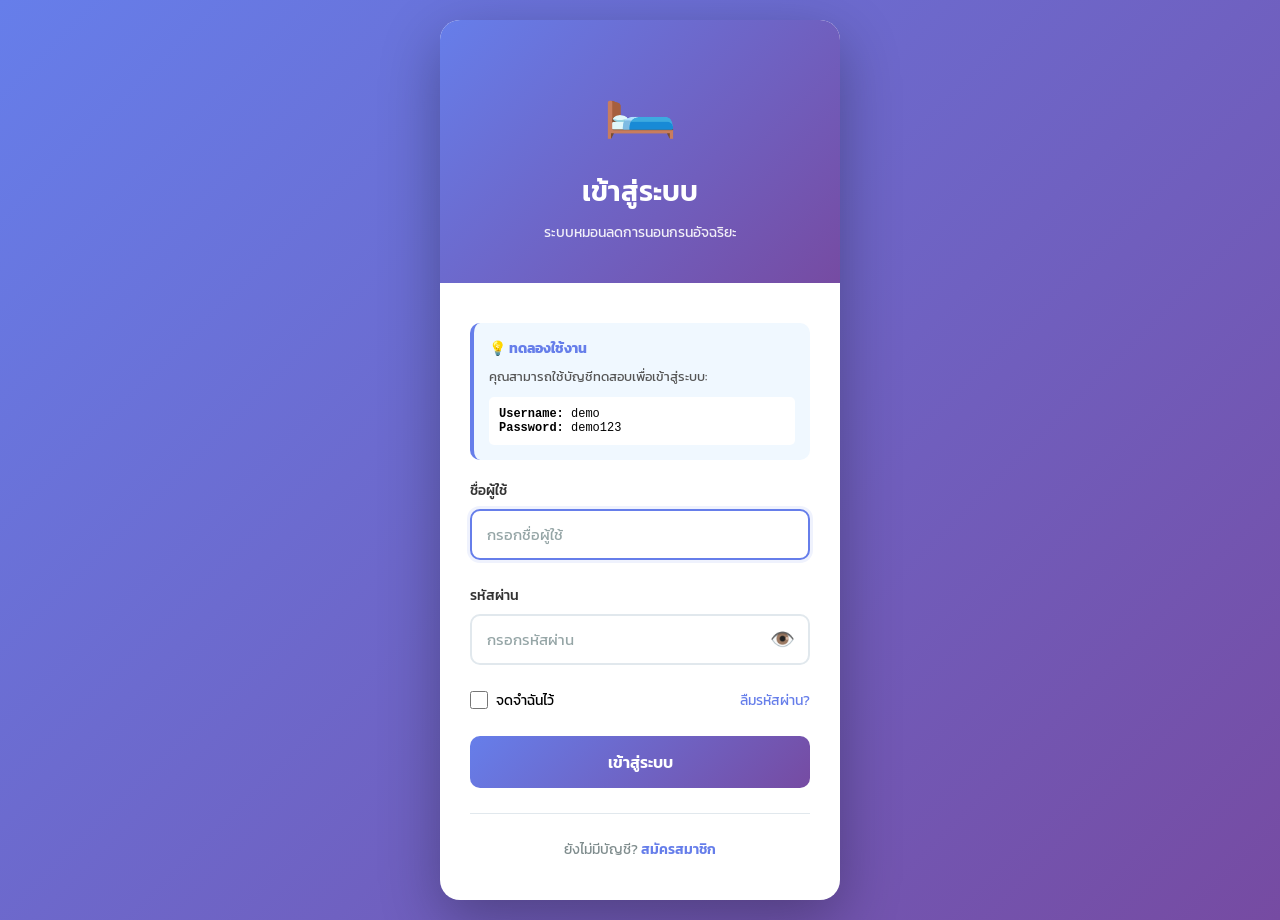
<file: login.html>
<!DOCTYPE html>
<html lang="th">
<head>
    <meta charset="UTF-8">
    <meta name="viewport" content="width=device-width, initial-scale=1.0">
    <meta name="description" content="เข้าสู่ระบบหมอนลดการนอนกรนอัจฉริยะ">
    <title>เข้าสู่ระบบ - หมอนลดการนอนกรนอัจฉริยะ</title>
    <link rel="preconnect" href="https://fonts.googleapis.com">
    <link rel="preconnect" href="https://fonts.gstatic.com" crossorigin>
    <link href="https://fonts.googleapis.com/css2?family=Kanit:wght@300;400;500;600;700&display=swap" rel="stylesheet">
    <style>
        * {
            box-sizing: border-box;
            margin: 0;
            padding: 0;
        }

        body {
            font-family: 'Kanit', sans-serif;
            background: linear-gradient(135deg, #667eea 0%, #764ba2 100%);
            min-height: 100vh;
            display: flex;
            align-items: center;
            justify-content: center;
            padding: 20px;
        }

        .login-container {
            background: white;
            border-radius: 20px;
            box-shadow: 0 20px 60px rgba(0, 0, 0, 0.3);
            overflow: hidden;
            max-width: 400px;
            width: 100%;
            animation: slideUp 0.5s ease-out;
        }

        @keyframes slideUp {
            from {
                opacity: 0;
                transform: translateY(30px);
            }
            to {
                opacity: 1;
                transform: translateY(0);
            }
        }

        .login-header {
            background: linear-gradient(135deg, #667eea 0%, #764ba2 100%);
            color: white;
            padding: 40px 30px;
            text-align: center;
        }

        .login-header h1 {
            font-size: 28px;
            margin-bottom: 10px;
            font-weight: 600;
        }

        .login-header p {
            font-size: 14px;
            opacity: 0.9;
        }

        .login-icon {
            font-size: 60px;
            margin-bottom: 20px;
        }

        .login-form {
            padding: 40px 30px;
        }

        .form-group {
            margin-bottom: 25px;
        }

        .form-group label {
            display: block;
            margin-bottom: 8px;
            color: #333;
            font-weight: 500;
            font-size: 14px;
        }

        .form-group input {
            width: 100%;
            padding: 12px 15px;
            border: 2px solid #e1e8ed;
            border-radius: 10px;
            font-size: 15px;
            font-family: 'Kanit', sans-serif;
            transition: all 0.3s ease;
        }

        .form-group input:focus {
            outline: none;
            border-color: #667eea;
            box-shadow: 0 0 0 3px rgba(102, 126, 234, 0.1);
        }

        .form-group input::placeholder {
            color: #95a5a6;
        }

        .password-container {
            position: relative;
        }

        .toggle-password {
            position: absolute;
            right: 15px;
            top: 50%;
            transform: translateY(-50%);
            background: none;
            border: none;
            cursor: pointer;
            font-size: 20px;
            color: #95a5a6;
            transition: color 0.3s ease;
        }

        .toggle-password:hover {
            color: #667eea;
        }

        .remember-forgot {
            display: flex;
            justify-content: space-between;
            align-items: center;
            margin-bottom: 25px;
            font-size: 14px;
        }

        .remember-me {
            display: flex;
            align-items: center;
            gap: 8px;
        }

        .remember-me input[type="checkbox"] {
            width: 18px;
            height: 18px;
            cursor: pointer;
        }

        .forgot-password {
            color: #667eea;
            text-decoration: none;
            transition: color 0.3s ease;
        }

        .forgot-password:hover {
            color: #764ba2;
        }

        .login-button {
            width: 100%;
            padding: 14px;
            background: linear-gradient(135deg, #667eea 0%, #764ba2 100%);
            color: white;
            border: none;
            border-radius: 10px;
            font-size: 16px;
            font-weight: 600;
            font-family: 'Kanit', sans-serif;
            cursor: pointer;
            transition: all 0.3s ease;
            position: relative;
            overflow: hidden;
        }

        .login-button:hover {
            transform: translateY(-2px);
            box-shadow: 0 10px 25px rgba(102, 126, 234, 0.3);
        }

        .login-button:active {
            transform: translateY(0);
        }

        .login-button:disabled {
            opacity: 0.6;
            cursor: not-allowed;
            transform: none;
        }

        .button-loading {
            display: inline-block;
            width: 16px;
            height: 16px;
            border: 2px solid white;
            border-top-color: transparent;
            border-radius: 50%;
            animation: spin 0.6s linear infinite;
        }

        @keyframes spin {
            to { transform: rotate(360deg); }
        }

        .register-link {
            text-align: center;
            margin-top: 25px;
            padding-top: 25px;
            border-top: 1px solid #e1e8ed;
            color: #7f8c8d;
            font-size: 14px;
        }

        .register-link a {
            color: #667eea;
            text-decoration: none;
            font-weight: 600;
            transition: color 0.3s ease;
        }

        .register-link a:hover {
            color: #764ba2;
        }

        .alert {
            padding: 12px 15px;
            border-radius: 10px;
            margin-bottom: 20px;
            font-size: 14px;
            display: none;
            animation: slideDown 0.3s ease-out;
        }

        @keyframes slideDown {
            from {
                opacity: 0;
                transform: translateY(-10px);
            }
            to {
                opacity: 1;
                transform: translateY(0);
            }
        }

        .alert.show {
            display: block;
        }

        .alert-error {
            background: #fee;
            color: #c33;
            border-left: 4px solid #c33;
        }

        .alert-success {
            background: #efe;
            color: #3c3;
            border-left: 4px solid #3c3;
        }

        .demo-info {
            background: #f0f8ff;
            padding: 15px;
            border-radius: 10px;
            margin-bottom: 20px;
            border-left: 4px solid #667eea;
        }

        .demo-info h4 {
            color: #667eea;
            margin-bottom: 8px;
            font-size: 14px;
        }

        .demo-info p {
            color: #555;
            font-size: 13px;
            line-height: 1.5;
        }

        .demo-credentials {
            background: white;
            padding: 10px;
            border-radius: 5px;
            margin-top: 10px;
            font-family: 'Monaco', monospace;
            font-size: 12px;
        }

        @media (max-width: 480px) {
            .login-container {
                border-radius: 15px;
            }

            .login-header {
                padding: 30px 20px;
            }

            .login-header h1 {
                font-size: 24px;
            }

            .login-form {
                padding: 30px 20px;
            }
        }
    </style>
</head>
<body>
    <div class="login-container">
        <div class="login-header">
            <div class="login-icon">🛏️</div>
            <h1>เข้าสู่ระบบ</h1>
            <p>ระบบหมอนลดการนอนกรนอัจฉริยะ</p>
        </div>

        <form class="login-form" id="loginForm">
            <!-- Demo Info -->
            <div class="demo-info">
                <h4>💡 ทดลองใช้งาน</h4>
                <p>คุณสามารถใช้บัญชีทดสอบเพื่อเข้าสู่ระบบ:</p>
                <div class="demo-credentials">
                    <strong>Username:</strong> demo<br>
                    <strong>Password:</strong> demo123
                </div>
            </div>

            <!-- Alert Message -->
            <div id="alertMessage" class="alert"></div>

            <!-- Username -->
            <div class="form-group">
                <label for="username">ชื่อผู้ใช้</label>
                <input 
                    type="text" 
                    id="username" 
                    name="username" 
                    placeholder="กรอกชื่อผู้ใช้" 
                    required 
                    autocomplete="username"
                    autofocus
                >
            </div>

            <!-- Password -->
            <div class="form-group">
                <label for="password">รหัสผ่าน</label>
                <div class="password-container">
                    <input 
                        type="password" 
                        id="password" 
                        name="password" 
                        placeholder="กรอกรหัสผ่าน" 
                        required
                        autocomplete="current-password"
                    >
                    <button type="button" class="toggle-password" id="togglePassword">
                        👁️
                    </button>
                </div>
            </div>

            <!-- Remember & Forgot -->
            <div class="remember-forgot">
                <label class="remember-me">
                    <input type="checkbox" id="rememberMe" name="rememberMe">
                    <span>จดจำฉันไว้</span>
                </label>
                <a href="#" class="forgot-password">ลืมรหัสผ่าน?</a>
            </div>

            <!-- Login Button -->
            <button type="submit" class="login-button" id="loginButton">
                เข้าสู่ระบบ
            </button>

            <!-- Register Link -->
            <div class="register-link">
                ยังไม่มีบัญชี? <a href="/register">สมัครสมาชิก</a>
            </div>
        </form>
    </div>

    <script>
        // Toggle password visibility
        const togglePassword = document.getElementById('togglePassword');
        const passwordInput = document.getElementById('password');

        togglePassword.addEventListener('click', function() {
            const type = passwordInput.type === 'password' ? 'text' : 'password';
            passwordInput.type = type;
            this.textContent = type === 'password' ? '👁️' : '🙈';
        });

        // Show alert message
        function showAlert(message, type = 'error') {
            const alertElement = document.getElementById('alertMessage');
            alertElement.textContent = message;
            alertElement.className = `alert alert-${type} show`;
            
            setTimeout(() => {
                alertElement.classList.remove('show');
            }, 5000);
        }

        // Login form submission
        const loginForm = document.getElementById('loginForm');
        const loginButton = document.getElementById('loginButton');

        loginForm.addEventListener('submit', async function(e) {
            e.preventDefault();

            const username = document.getElementById('username').value;
            const password = document.getElementById('password').value;
            const rememberMe = document.getElementById('rememberMe').checked;

            // Disable button and show loading
            loginButton.disabled = true;
            const originalText = loginButton.textContent;
            loginButton.innerHTML = '<span class="button-loading"></span> กำลังเข้าสู่ระบบ...';

            try {
                const response = await fetch('/api/auth/login', {
                    method: 'POST',
                    headers: {
                        'Content-Type': 'application/json',
                    },
                    body: JSON.stringify({
                        username: username,
                        password: password,
                        remember_me: rememberMe
                    })
                });

                const data = await response.json();

                if (response.ok && data.success) {
                    showAlert('เข้าสู่ระบบสำเร็จ! กำลังเปลี่ยนหน้า...', 'success');
                    
                    // Store session
                    if (data.session_id) {
                        localStorage.setItem('session_id', data.session_id);
                        localStorage.setItem('user_info', JSON.stringify(data.user));
                    }

                    // Redirect to dashboard
                    setTimeout(() => {
                        window.location.href = '/';
                    }, 1000);
                } else {
                    showAlert(data.message || 'ชื่อผู้ใช้หรือรหัสผ่านไม่ถูกต้อง', 'error');
                    loginButton.disabled = false;
                    loginButton.textContent = originalText;
                }
            } catch (error) {
                console.error('Login error:', error);
                showAlert('เกิดข้อผิดพลาดในการเชื่อมต่อ กรุณาลองใหม่อีกครั้ง', 'error');
                loginButton.disabled = false;
                loginButton.textContent = originalText;
            }
        });

        // Check if already logged in
        window.addEventListener('load', async function() {
            const sessionId = localStorage.getItem('session_id');
            
            if (sessionId) {
                try {
                    const response = await fetch('/api/auth/validate', {
                        method: 'POST',
                        headers: {
                            'Content-Type': 'application/json',
                        },
                        body: JSON.stringify({ session_id: sessionId })
                    });

                    const data = await response.json();

                    if (data.valid) {
                        // Already logged in, redirect to dashboard
                        window.location.href = '/';
                    }
                } catch (error) {
                    console.error('Session validation error:', error);
                }
            }
        });

        // Auto-fill demo credentials on demo info click
        document.querySelector('.demo-credentials').addEventListener('click', function() {
            document.getElementById('username').value = 'demo';
            document.getElementById('password').value = 'demo123';
            showAlert('ข้อมูลทดสอบถูกกรอกแล้ว คลิก "เข้าสู่ระบบ" เพื่อดำเนินการต่อ', 'success');
        });
    </script>
</body>
</html>
</file>
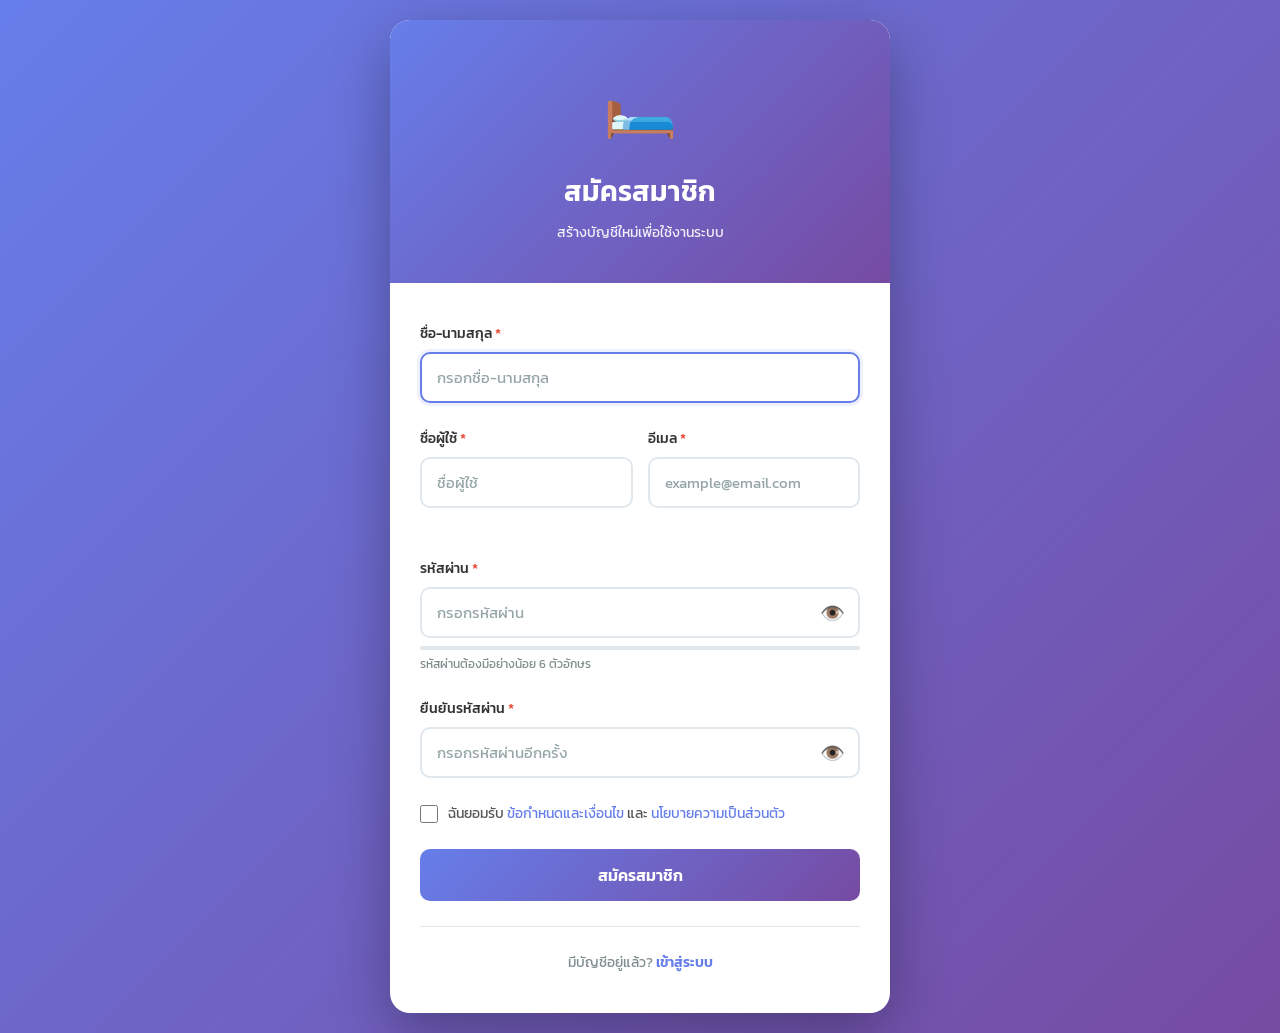
<file: register.html>
<!DOCTYPE html>
<html lang="th">
<head>
    <meta charset="UTF-8">
    <meta name="viewport" content="width=device-width, initial-scale=1.0">
    <meta name="description" content="สมัครสมาชิกหมอนลดการนอนกรนอัจฉริยะ">
    <title>สมัครสมาชิก - หมอนลดการนอนกรนอัจฉริยะ</title>
    <link rel="preconnect" href="https://fonts.googleapis.com">
    <link rel="preconnect" href="https://fonts.gstatic.com" crossorigin>
    <link href="https://fonts.googleapis.com/css2?family=Kanit:wght@300;400;500;600;700&display=swap" rel="stylesheet">
    <style>
        * {
            box-sizing: border-box;
            margin: 0;
            padding: 0;
        }

        body {
            font-family: 'Kanit', sans-serif;
            background: linear-gradient(135deg, #667eea 0%, #764ba2 100%);
            min-height: 100vh;
            display: flex;
            align-items: center;
            justify-content: center;
            padding: 20px;
        }

        .register-container {
            background: white;
            border-radius: 20px;
            box-shadow: 0 20px 60px rgba(0, 0, 0, 0.3);
            overflow: hidden;
            max-width: 500px;
            width: 100%;
            animation: slideUp 0.5s ease-out;
        }

        @keyframes slideUp {
            from {
                opacity: 0;
                transform: translateY(30px);
            }
            to {
                opacity: 1;
                transform: translateY(0);
            }
        }

        .register-header {
            background: linear-gradient(135deg, #667eea 0%, #764ba2 100%);
            color: white;
            padding: 40px 30px;
            text-align: center;
        }

        .register-header h1 {
            font-size: 28px;
            margin-bottom: 10px;
            font-weight: 600;
        }

        .register-header p {
            font-size: 14px;
            opacity: 0.9;
        }

        .register-icon {
            font-size: 60px;
            margin-bottom: 20px;
        }

        .register-form {
            padding: 40px 30px;
        }

        .form-row {
            display: grid;
            grid-template-columns: 1fr 1fr;
            gap: 15px;
            margin-bottom: 25px;
        }

        .form-group {
            margin-bottom: 25px;
        }

        .form-group.full-width {
            grid-column: 1 / -1;
        }

        .form-group label {
            display: block;
            margin-bottom: 8px;
            color: #333;
            font-weight: 500;
            font-size: 14px;
        }

        .form-group label .required {
            color: #e74c3c;
        }

        .form-group input {
            width: 100%;
            padding: 12px 15px;
            border: 2px solid #e1e8ed;
            border-radius: 10px;
            font-size: 15px;
            font-family: 'Kanit', sans-serif;
            transition: all 0.3s ease;
        }

        .form-group input:focus {
            outline: none;
            border-color: #667eea;
            box-shadow: 0 0 0 3px rgba(102, 126, 234, 0.1);
        }

        .form-group input::placeholder {
            color: #95a5a6;
        }

        .form-group input.error {
            border-color: #e74c3c;
        }

        .form-group input.success {
            border-color: #27ae60;
        }

        .error-message {
            color: #e74c3c;
            font-size: 12px;
            margin-top: 5px;
            display: none;
        }

        .error-message.show {
            display: block;
        }

        .password-container {
            position: relative;
        }

        .toggle-password {
            position: absolute;
            right: 15px;
            top: 50%;
            transform: translateY(-50%);
            background: none;
            border: none;
            cursor: pointer;
            font-size: 20px;
            color: #95a5a6;
            transition: color 0.3s ease;
        }

        .toggle-password:hover {
            color: #667eea;
        }

        .password-strength {
            margin-top: 8px;
            height: 4px;
            background: #e1e8ed;
            border-radius: 2px;
            overflow: hidden;
        }

        .password-strength-bar {
            height: 100%;
            width: 0%;
            transition: all 0.3s ease;
            border-radius: 2px;
        }

        .strength-weak { 
            width: 33%; 
            background: #e74c3c; 
        }

        .strength-medium { 
            width: 66%; 
            background: #f39c12; 
        }

        .strength-strong { 
            width: 100%; 
            background: #27ae60; 
        }

        .password-hint {
            font-size: 12px;
            color: #7f8c8d;
            margin-top: 5px;
        }

        .terms-checkbox {
            display: flex;
            align-items: flex-start;
            gap: 10px;
            margin-bottom: 25px;
        }

        .terms-checkbox input[type="checkbox"] {
            width: 18px;
            height: 18px;
            cursor: pointer;
            margin-top: 2px;
            flex-shrink: 0;
        }

        .terms-checkbox label {
            font-size: 14px;
            color: #555;
            line-height: 1.5;
        }

        .terms-checkbox a {
            color: #667eea;
            text-decoration: none;
        }

        .terms-checkbox a:hover {
            text-decoration: underline;
        }

        .register-button {
            width: 100%;
            padding: 14px;
            background: linear-gradient(135deg, #667eea 0%, #764ba2 100%);
            color: white;
            border: none;
            border-radius: 10px;
            font-size: 16px;
            font-weight: 600;
            font-family: 'Kanit', sans-serif;
            cursor: pointer;
            transition: all 0.3s ease;
        }

        .register-button:hover:not(:disabled) {
            transform: translateY(-2px);
            box-shadow: 0 10px 25px rgba(102, 126, 234, 0.3);
        }

        .register-button:active {
            transform: translateY(0);
        }

        .register-button:disabled {
            opacity: 0.6;
            cursor: not-allowed;
            transform: none;
        }

        .button-loading {
            display: inline-block;
            width: 16px;
            height: 16px;
            border: 2px solid white;
            border-top-color: transparent;
            border-radius: 50%;
            animation: spin 0.6s linear infinite;
        }

        @keyframes spin {
            to { transform: rotate(360deg); }
        }

        .login-link {
            text-align: center;
            margin-top: 25px;
            padding-top: 25px;
            border-top: 1px solid #e1e8ed;
            color: #7f8c8d;
            font-size: 14px;
        }

        .login-link a {
            color: #667eea;
            text-decoration: none;
            font-weight: 600;
            transition: color 0.3s ease;
        }

        .login-link a:hover {
            color: #764ba2;
        }

        .alert {
            padding: 12px 15px;
            border-radius: 10px;
            margin-bottom: 20px;
            font-size: 14px;
            display: none;
            animation: slideDown 0.3s ease-out;
        }

        @keyframes slideDown {
            from {
                opacity: 0;
                transform: translateY(-10px);
            }
            to {
                opacity: 1;
                transform: translateY(0);
            }
        }

        .alert.show {
            display: block;
        }

        .alert-error {
            background: #fee;
            color: #c33;
            border-left: 4px solid #c33;
        }

        .alert-success {
            background: #efe;
            color: #3c3;
            border-left: 4px solid #3c3;
        }

        @media (max-width: 600px) {
            .form-row {
                grid-template-columns: 1fr;
            }

            .register-container {
                border-radius: 15px;
            }

            .register-header {
                padding: 30px 20px;
            }

            .register-header h1 {
                font-size: 24px;
            }

            .register-form {
                padding: 30px 20px;
            }
        }
    </style>
</head>
<body>
    <div class="register-container">
        <div class="register-header">
            <div class="register-icon">🛏️</div>
            <h1>สมัครสมาชิก</h1>
            <p>สร้างบัญชีใหม่เพื่อใช้งานระบบ</p>
        </div>

        <form class="register-form" id="registerForm">
            <!-- Alert Message -->
            <div id="alertMessage" class="alert"></div>

            <!-- Full Name -->
            <div class="form-group">
                <label for="fullName">
                    ชื่อ-นามสกุล <span class="required">*</span>
                </label>
                <input 
                    type="text" 
                    id="fullName" 
                    name="fullName" 
                    placeholder="กรอกชื่อ-นามสกุล" 
                    required
                    autofocus
                >
                <div class="error-message" id="fullNameError"></div>
            </div>

            <!-- Username & Email Row -->
            <div class="form-row">
                <div class="form-group">
                    <label for="username">
                        ชื่อผู้ใช้ <span class="required">*</span>
                    </label>
                    <input 
                        type="text" 
                        id="username" 
                        name="username" 
                        placeholder="ชื่อผู้ใช้" 
                        required
                        pattern="[a-zA-Z0-9_]{3,20}"
                        autocomplete="username"
                    >
                    <div class="error-message" id="usernameError"></div>
                </div>

                <div class="form-group">
                    <label for="email">
                        อีเมล <span class="required">*</span>
                    </label>
                    <input 
                        type="email" 
                        id="email" 
                        name="email" 
                        placeholder="example@email.com" 
                        required
                        autocomplete="email"
                    >
                    <div class="error-message" id="emailError"></div>
                </div>
            </div>

            <!-- Password -->
            <div class="form-group">
                <label for="password">
                    รหัสผ่าน <span class="required">*</span>
                </label>
                <div class="password-container">
                    <input 
                        type="password" 
                        id="password" 
                        name="password" 
                        placeholder="กรอกรหัสผ่าน" 
                        required
                        minlength="6"
                        autocomplete="new-password"
                    >
                    <button type="button" class="toggle-password" id="togglePassword">
                        👁️
                    </button>
                </div>
                <div class="password-strength">
                    <div class="password-strength-bar" id="strengthBar"></div>
                </div>
                <div class="password-hint">รหัสผ่านต้องมีอย่างน้อย 6 ตัวอักษร</div>
                <div class="error-message" id="passwordError"></div>
            </div>

            <!-- Confirm Password -->
            <div class="form-group">
                <label for="confirmPassword">
                    ยืนยันรหัสผ่าน <span class="required">*</span>
                </label>
                <div class="password-container">
                    <input 
                        type="password" 
                        id="confirmPassword" 
                        name="confirmPassword" 
                        placeholder="กรอกรหัสผ่านอีกครั้ง" 
                        required
                        autocomplete="new-password"
                    >
                    <button type="button" class="toggle-password" id="toggleConfirmPassword">
                        👁️
                    </button>
                </div>
                <div class="error-message" id="confirmPasswordError"></div>
            </div>

            <!-- Terms & Conditions -->
            <div class="terms-checkbox">
                <input type="checkbox" id="acceptTerms" name="acceptTerms" required>
                <label for="acceptTerms">
                    ฉันยอมรับ <a href="#" target="_blank">ข้อกำหนดและเงื่อนไข</a> 
                    และ <a href="#" target="_blank">นโยบายความเป็นส่วนตัว</a>
                </label>
            </div>

            <!-- Register Button -->
            <button type="submit" class="register-button" id="registerButton">
                สมัครสมาชิก
            </button>

            <!-- Login Link -->
            <div class="login-link">
                มีบัญชีอยู่แล้ว? <a href="/login">เข้าสู่ระบบ</a>
            </div>
        </form>
    </div>

    <script>
        // Password visibility toggle
        document.getElementById('togglePassword').addEventListener('click', function() {
            const passwordInput = document.getElementById('password');
            const type = passwordInput.type === 'password' ? 'text' : 'password';
            passwordInput.type = type;
            this.textContent = type === 'password' ? '👁️' : '🙈';
        });

        document.getElementById('toggleConfirmPassword').addEventListener('click', function() {
            const confirmPasswordInput = document.getElementById('confirmPassword');
            const type = confirmPasswordInput.type === 'password' ? 'text' : 'password';
            confirmPasswordInput.type = type;
            this.textContent = type === 'password' ? '👁️' : '🙈';
        });

        // Password strength checker
        const passwordInput = document.getElementById('password');
        const strengthBar = document.getElementById('strengthBar');

        passwordInput.addEventListener('input', function() {
            const password = this.value;
            let strength = 0;

            if (password.length >= 6) strength++;
            if (password.length >= 10) strength++;
            if (/[a-z]/.test(password) && /[A-Z]/.test(password)) strength++;
            if (/\d/.test(password)) strength++;
            if (/[^a-zA-Z0-9]/.test(password)) strength++;

            strengthBar.className = 'password-strength-bar';
            
            if (strength <= 2) {
                strengthBar.classList.add('strength-weak');
            } else if (strength <= 4) {
                strengthBar.classList.add('strength-medium');
            } else {
                strengthBar.classList.add('strength-strong');
            }
        });

        // Show alert message
        function showAlert(message, type = 'error') {
            const alertElement = document.getElementById('alertMessage');
            alertElement.textContent = message;
            alertElement.className = `alert alert-${type} show`;
            
            setTimeout(() => {
                alertElement.classList.remove('show');
            }, 5000);
        }

        // Show field error
        function showFieldError(fieldId, message) {
            const field = document.getElementById(fieldId);
            const errorElement = document.getElementById(fieldId + 'Error');
            
            field.classList.add('error');
            errorElement.textContent = message;
            errorElement.classList.add('show');
        }

        // Clear field error
        function clearFieldError(fieldId) {
            const field = document.getElementById(fieldId);
            const errorElement = document.getElementById(fieldId + 'Error');
            
            field.classList.remove('error');
            field.classList.add('success');
            errorElement.classList.remove('show');

            setTimeout(() => {
                field.classList.remove('success');
            }, 2000);
        }

        // Validate form
        function validateForm() {
            let isValid = true;

            // Clear all errors
            ['fullName', 'username', 'email', 'password', 'confirmPassword'].forEach(clearFieldError);

            // Full name validation
            const fullName = document.getElementById('fullName').value.trim();
            if (fullName.length < 2) {
                showFieldError('fullName', 'กรุณากรอกชื่อ-นามสกุลที่ถูกต้อง');
                isValid = false;
            }

            // Username validation
            const username = document.getElementById('username').value.trim();
            if (!/^[a-zA-Z0-9_]{3,20}$/.test(username)) {
                showFieldError('username', 'ชื่อผู้ใช้ต้องมี 3-20 ตัวอักษร (a-z, 0-9, _)');
                isValid = false;
            }

            // Email validation
            const email = document.getElementById('email').value.trim();
            if (!/^[^\s@]+@[^\s@]+\.[^\s@]+$/.test(email)) {
                showFieldError('email', 'กรุณากรอกอีเมลที่ถูกต้อง');
                isValid = false;
            }

            // Password validation
            const password = document.getElementById('password').value;
            if (password.length < 6) {
                showFieldError('password', 'รหัสผ่านต้องมีอย่างน้อย 6 ตัวอักษร');
                isValid = false;
            }

            // Confirm password validation
            const confirmPassword = document.getElementById('confirmPassword').value;
            if (password !== confirmPassword) {
                showFieldError('confirmPassword', 'รหัสผ่านไม่ตรงกัน');
                isValid = false;
            }

            // Terms acceptance
            const acceptTerms = document.getElementById('acceptTerms').checked;
            if (!acceptTerms) {
                showAlert('กรุณายอมรับข้อกำหนดและเงื่อนไข', 'error');
                isValid = false;
            }

            return isValid;
        }

        // Form submission
        const registerForm = document.getElementById('registerForm');
        const registerButton = document.getElementById('registerButton');

        registerForm.addEventListener('submit', async function(e) {
            e.preventDefault();

            // Validate form
            if (!validateForm()) {
                return;
            }

            // Get form data
            const formData = {
                username: document.getElementById('username').value.trim(),
                email: document.getElementById('email').value.trim(),
                password: document.getElementById('password').value,
                full_name: document.getElementById('fullName').value.trim()
            };

            // Disable button and show loading
            registerButton.disabled = true;
            const originalText = registerButton.textContent;
            registerButton.innerHTML = '<span class="button-loading"></span> กำลังสมัครสมาชิก...';

            try {
                const response = await fetch('/api/auth/register', {
                    method: 'POST',
                    headers: {
                        'Content-Type': 'application/json',
                    },
                    body: JSON.stringify(formData)
                });

                const data = await response.json();

                if (response.ok && data.success) {
                    showAlert('สมัครสมาชิกสำเร็จ! กำลังเปลี่ยนหน้าไปยังหน้าเข้าสู่ระบบ...', 'success');
                    
                    // Redirect to login page after 2 seconds
                    setTimeout(() => {
                        window.location.href = '/login?registered=true';
                    }, 2000);
                } else {
                    showAlert(data.message || 'เกิดข้อผิดพลาดในการสมัครสมาชิก', 'error');
                    
                    // Show field-specific errors if available
                    if (data.errors) {
                        Object.keys(data.errors).forEach(field => {
                            showFieldError(field, data.errors[field]);
                        });
                    }

                    registerButton.disabled = false;
                    registerButton.textContent = originalText;
                }
            } catch (error) {
                console.error('Registration error:', error);
                showAlert('เกิดข้อผิดพลาดในการเชื่อมต่อ กรุณาลองใหม่อีกครั้ง', 'error');
                registerButton.disabled = false;
                registerButton.textContent = originalText;
            }
        });

        // Real-time validation
        document.getElementById('username').addEventListener('blur', function() {
            if (this.value.trim() && !/^[a-zA-Z0-9_]{3,20}$/.test(this.value.trim())) {
                showFieldError('username', 'ชื่อผู้ใช้ต้องมี 3-20 ตัวอักษร (a-z, 0-9, _)');
            } else if (this.value.trim()) {
                clearFieldError('username');
            }
        });

        document.getElementById('email').addEventListener('blur', function() {
            if (this.value.trim() && !/^[^\s@]+@[^\s@]+\.[^\s@]+$/.test(this.value.trim())) {
                showFieldError('email', 'กรุณากรอกอีเมลที่ถูกต้อง');
            } else if (this.value.trim()) {
                clearFieldError('email');
            }
        });

        document.getElementById('confirmPassword').addEventListener('input', function() {
            const password = document.getElementById('password').value;
            if (this.value && this.value !== password) {
                showFieldError('confirmPassword', 'รหัสผ่านไม่ตรงกัน');
            } else if (this.value) {
                clearFieldError('confirmPassword');
            }
        });
    </script>
</body>
</html>
</file>
